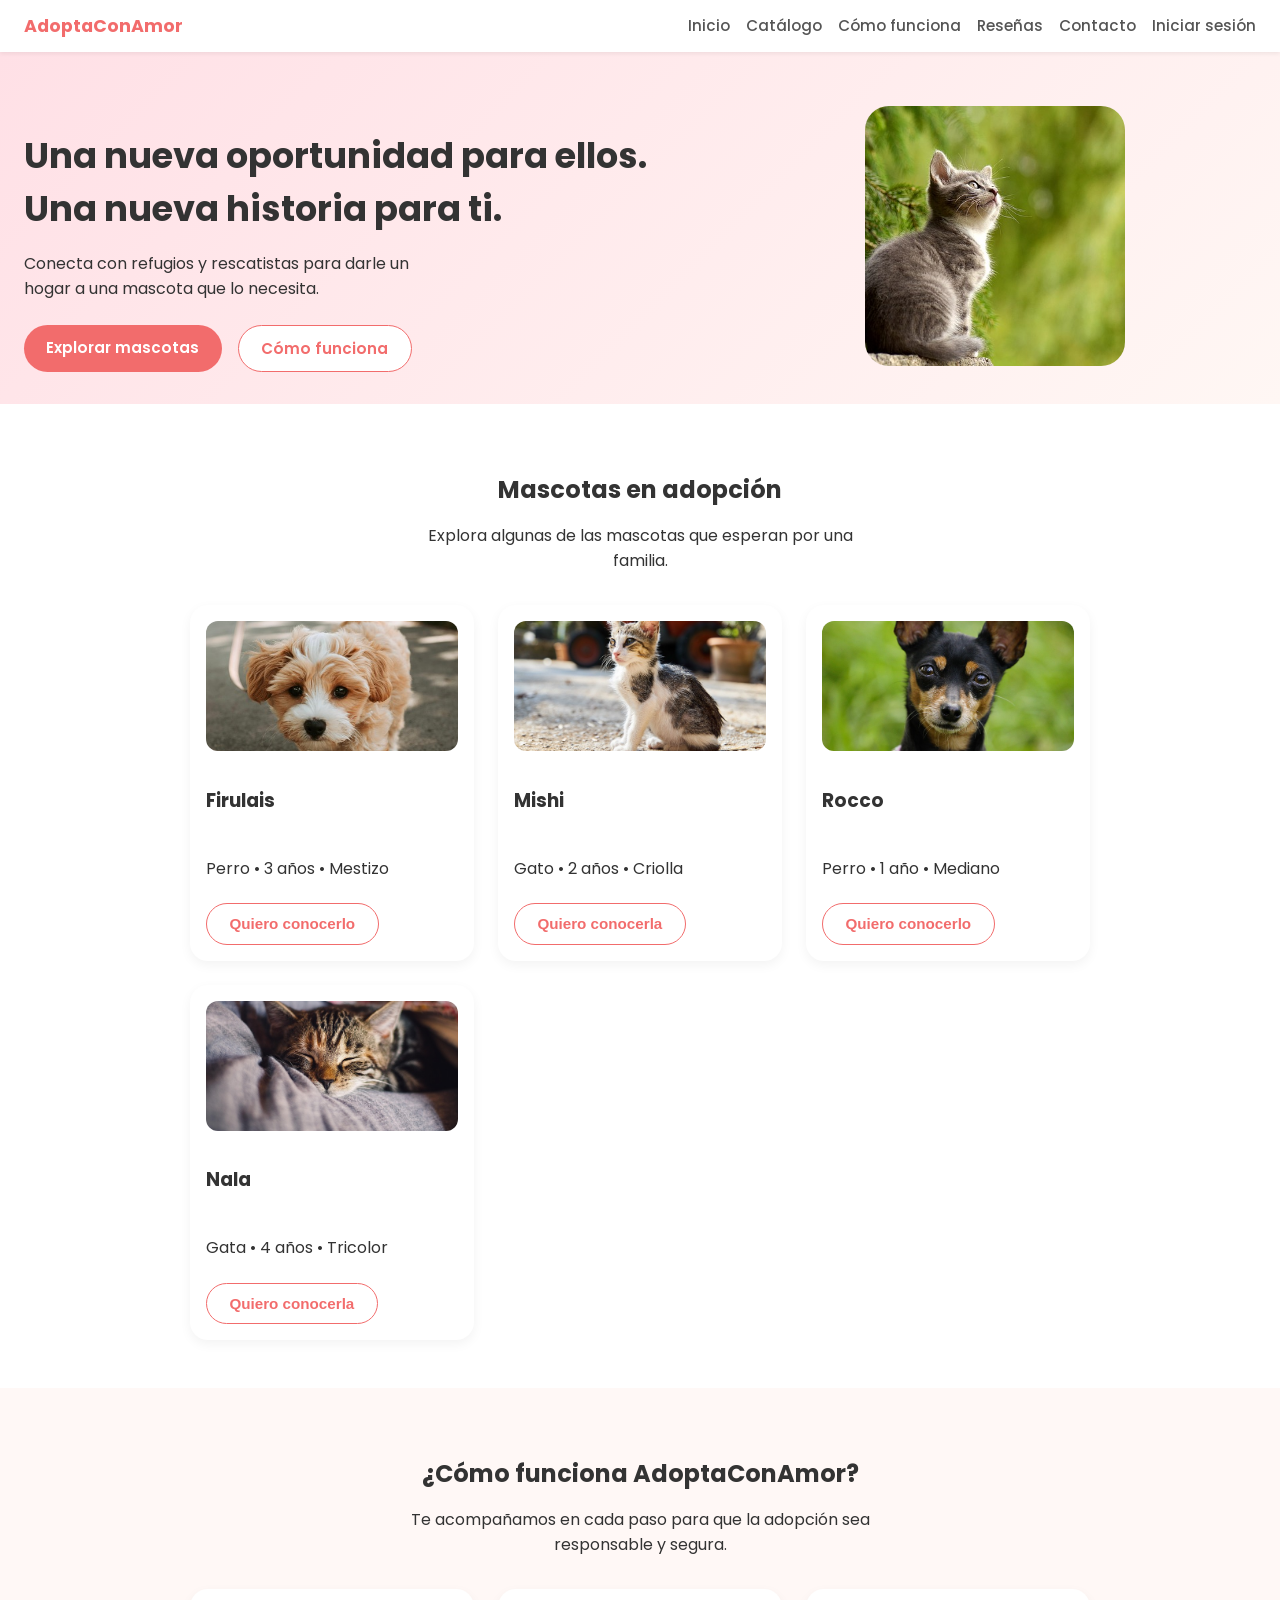
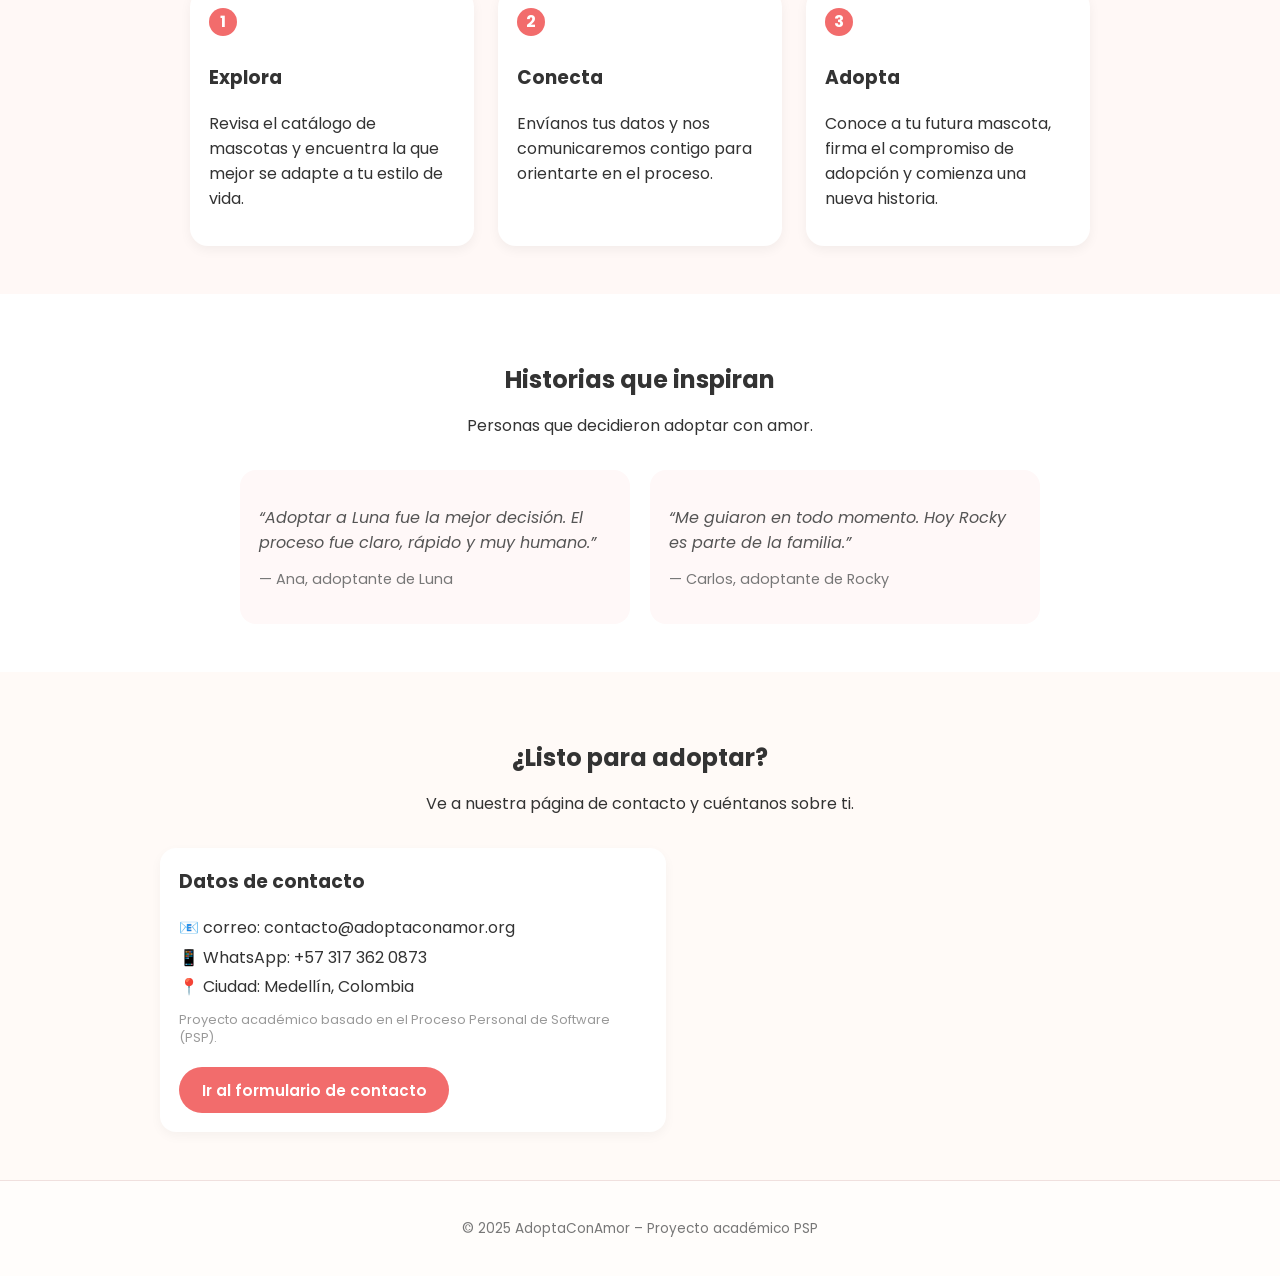
<file: index.html>
<!DOCTYPE html>
<html lang="es">
<head>
  <meta charset="UTF-8" />
  <title>AdoptaConAmor</title>
  <meta name="viewport" content="width=device-width, initial-scale=1.0" />
  <link href="https://fonts.googleapis.com/css2?family=Poppins:wght@300;500;700&display=swap" rel="stylesheet" />
  <link rel="stylesheet" href="style.css" />
</head>
<body>
  <!-- Barra de navegación -->
  <header class="topbar">
    <div class="logo">
      <a href="index.html">AdoptaConAmor</a>
    </div>
    <nav class="nav">
      <a href="index.html">Inicio</a>
      <a href="catalogo.html">Catálogo</a>
      <a href="#como-funciona">Cómo funciona</a>
      <a href="#reseñas">Reseñas</a>
      <a href="contacto.html">Contacto</a>
      <a href="login.html">Iniciar sesión</a>
    </nav>
    <button class="nav-toggle" id="navToggle">☰</button>
  </header>

  <!-- Barra de usuario-->
  <div id="userBanner" class="user-banner" style="display:none;">
    <span id="userGreeting"></span>
    <button id="logoutButton" class="btn btn-secondary btn-sm">Cerrar sesión</button>
  </div>

  <!-- Hero principal -->
  <section id="inicio" class="hero">
    <div class="hero-text">
      <h1>Una nueva oportunidad para ellos.<br />Una nueva historia para ti.</h1>
      <p>
        Conecta con refugios y rescatistas para darle un hogar a una mascota que lo necesita.
      </p>
      <div class="hero-actions">
        <a href="catalogo.html" class="btn btn-primary">Explorar mascotas</a>
        <a href="#como-funciona" class="btn btn-secondary">Cómo funciona</a>
      </div>
    </div>
    <div class="hero-image">
      <div class="hero-image-placeholder">
        <img src="img/portada.jpg" alt="Portada AdoptaConAmor" />
      </div>
    </div>
  </section>

  <!-- Catálogo de mascotas -->
  <section id="catalogo" class="section catalog">
    <div class="section-header">
      <h2>Mascotas en adopción</h2>
      <p>Explora algunas de las mascotas que esperan por una familia.</p>
    </div>
    <div class="catalog-grid">
      <article class="pet-card" data-tipo="perro" data-edad="adulto">
        <div class="pet-photo">
          <img src="img/firulais.jpg" alt="Firulais" />
        </div>
        <h3>Firulais</h3>
        <p>Perro • 3 años • Mestizo</p>
        <button class="btn btn-outline btn-interes" data-pet="Firulais">
          Quiero conocerlo
        </button>
      </article>

      <article class="pet-card" data-tipo="gato" data-edad="adulto">
        <div class="pet-photo">
          <img src="img/mishi.jpg" alt="Mishi" />
        </div>
        <h3>Mishi</h3>
        <p>Gato • 2 años • Criolla</p>
        <button class="btn btn-outline btn-interes" data-pet="Mishi">
          Quiero conocerla
        </button>
      </article>

      <article class="pet-card" data-tipo="perro" data-edad="cachorro">
        <div class="pet-photo">
          <img src="img/rocco.jpg" alt="Rocco" />
        </div>
        <h3>Rocco</h3>
        <p>Perro • 1 año • Mediano</p>
        <button class="btn btn-outline btn-interes" data-pet="Rocco">
          Quiero conocerlo
        </button>
      </article>

      <article class="pet-card" data-tipo="gato" data-edad="adulto">
        <div class="pet-photo">
          <img src="img/Nala.jpg" alt="Nala" />
        </div>
        <h3>Nala</h3>
        <p>Gata • 4 años • Tricolor</p>
        <button class="btn btn-outline btn-interes" data-pet="Nala">
          Quiero conocerla
        </button>
      </article>
    </div>
  </section>

  <!-- Cómo funciona -->
  <section id="como-funciona" class="section steps">
    <div class="section-header">
      <h2>¿Cómo funciona AdoptaConAmor?</h2>
      <p>Te acompañamos en cada paso para que la adopción sea responsable y segura.</p>
    </div>
    <div class="steps-grid">
      <div class="step-card">
        <span class="step-number">1</span>
        <h3>Explora</h3>
        <p>Revisa el catálogo de mascotas y encuentra la que mejor se adapte a tu estilo de vida.</p>
      </div>
      <div class="step-card">
        <span class="step-number">2</span>
        <h3>Conecta</h3>
        <p>Envíanos tus datos y nos comunicaremos contigo para orientarte en el proceso.</p>
      </div>
      <div class="step-card">
        <span class="step-number">3</span>
        <h3>Adopta</h3>
        <p>Conoce a tu futura mascota, firma el compromiso de adopción y comienza una nueva historia.</p>
      </div>
    </div>
  </section>

  <!-- Reseñas -->
  <section id="reseñas" class="section testimonials">
    <div class="section-header">
      <h2>Historias que inspiran</h2>
      <p>Personas que decidieron adoptar con amor.</p>
    </div>
    <div class="testimonials-grid">
      <article class="testimonial-card">
        <p class="testimonial-text">
          “Adoptar a Luna fue la mejor decisión. El proceso fue claro, rápido y muy humano.”
        </p>
        <p class="testimonial-author">— Ana, adoptante de Luna</p>
      </article>
      <article class="testimonial-card">
        <p class="testimonial-text">
          “Me guiaron en todo momento. Hoy Rocky es parte de la familia.”
        </p>
        <p class="testimonial-author">— Carlos, adoptante de Rocky</p>
      </article>
    </div>
  </section>

  <!-- Sección corta de contacto -->
  <section id="contacto" class="section contact">
    <div class="section-header">
      <h2>¿Listo para adoptar?</h2>
      <p>Ve a nuestra página de contacto y cuéntanos sobre ti.</p>
    </div>
    <div class="contact-layout">
      <div class="contact-info">
        <h3>Datos de contacto</h3>
        <p>📧 correo: contacto@adoptaconamor.org</p>
        <p>📱 WhatsApp: +57 317 362 0873</p>
        <p>📍 Ciudad: Medellín, Colombia</p>
        <p class="note">
          Proyecto académico basado en el Proceso Personal de Software (PSP).
        </p>
        <a href="contacto.html" class="btn btn-primary" style="margin-top:1rem;">Ir al formulario de contacto</a>
      </div>
    </div>
  </section>

  <footer class="footer">
    <p>&copy; 2025 AdoptaConAmor – Proyecto académico PSP</p>
  </footer>

  <!-- JS -->
  <script src="formulario.js"></script>
</body>
</html>
</file>
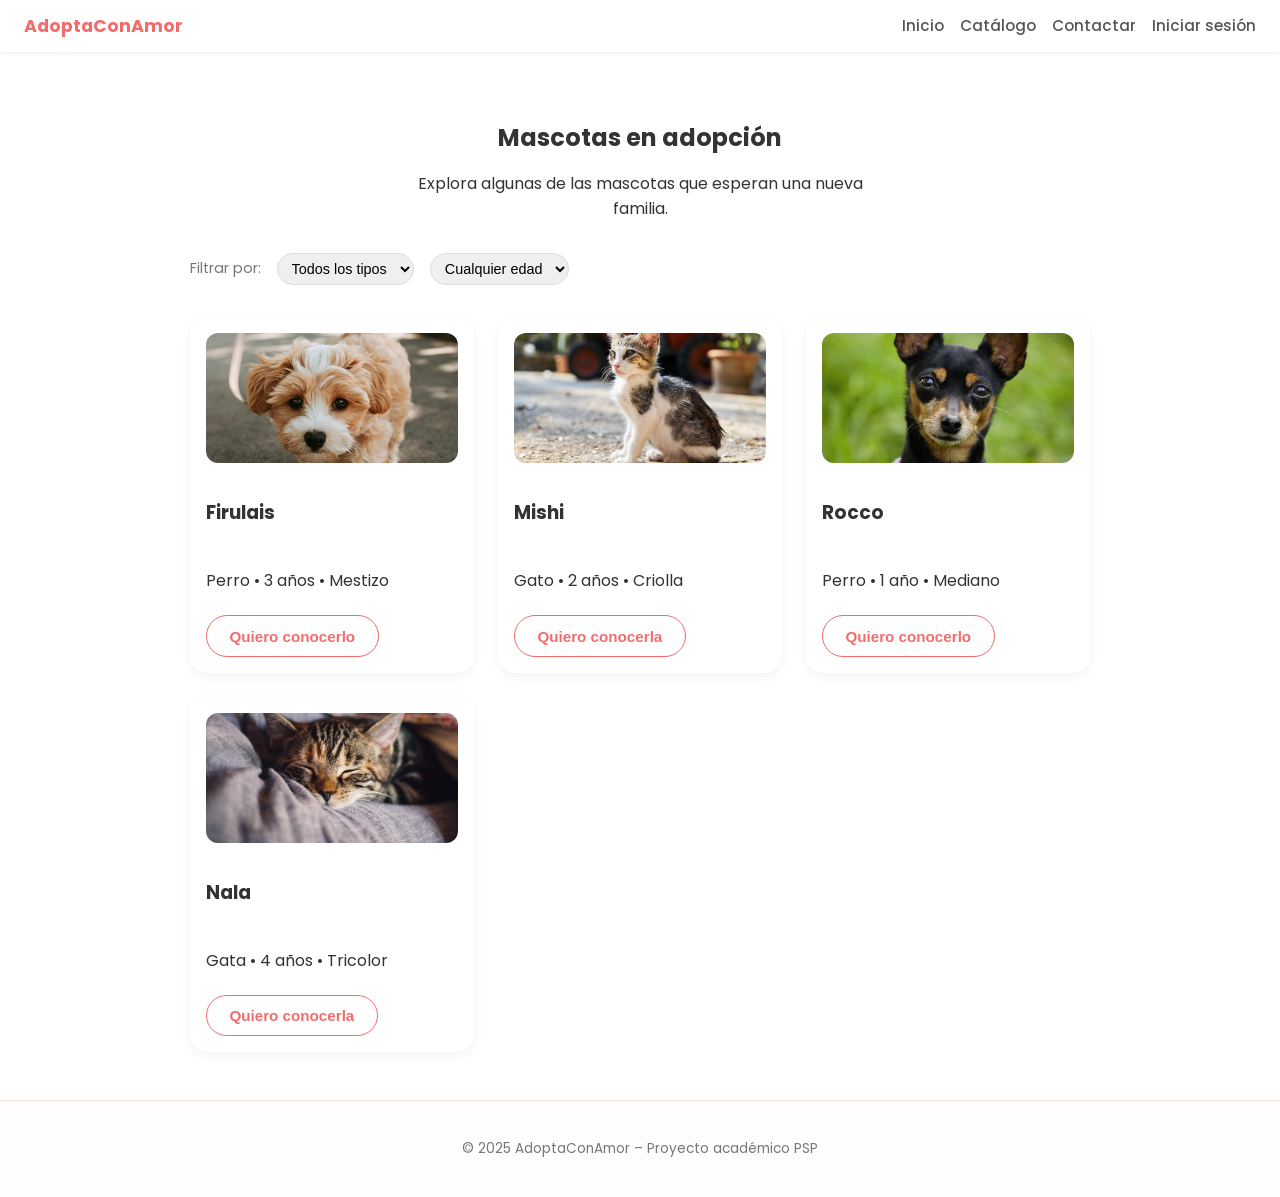
<file: catalogo.html>
<!DOCTYPE html>
<html lang="es">
<head>
  <meta charset="UTF-8" />
  <title>Catálogo de Mascotas - AdoptaConAmor</title>
  <meta name="viewport" content="width=device-width, initial-scale=1.0" />
  <link href="https://fonts.googleapis.com/css2?family=Poppins:wght@300;500;700&display=swap" rel="stylesheet" />
  <link rel="stylesheet" href="style.css" />
</head>
<body>
  <!-- Barra de navegación -->
  <header class="topbar">
    <div class="logo">
      <a href="index.html">AdoptaConAmor</a>
    </div>
    <nav class="nav">
      <a href="index.html">Inicio</a>
      <a href="catalogo.html">Catálogo</a>
      <a href="contacto.html">Contactar</a>
      <a href="login.html">Iniciar sesión</a>
    </nav>
    <button class="nav-toggle" id="navToggle">☰</button>
  </header>

  <!-- Contenido principal -->
  <main class="section catalog">
    <div class="section-header">
      <h2>Mascotas en adopción</h2>
      <p>Explora algunas de las mascotas que esperan una nueva familia.</p>
    </div>

    <!-- Barra de filtros funcional -->
    <div style="max-width: 900px; margin: 0 auto 2rem; display: flex; gap: 1rem; flex-wrap: wrap; align-items: center;">
      <span style="font-size: 0.9rem; color: #777;">Filtrar por:</span>

      <select id="filtroTipo" style="padding: 0.4rem 0.6rem; border-radius: 999px; border: 1px solid #ddd; font-size: 0.9rem;">
        <option value="todos">Todos los tipos</option>
        <option value="perro">Perros</option>
        <option value="gato">Gatos</option>
      </select>

      <select id="filtroEdad" style="padding: 0.4rem 0.6rem; border-radius: 999px; border: 1px solid #ddd; font-size: 0.9rem;">
        <option value="todas">Cualquier edad</option>
        <option value="cachorro">Cachorros</option>
        <option value="adulto">Adultos</option>
      </select>
    </div>

    <!-- Grid de mascotas -->
    <div class="catalog-grid">
      <article class="pet-card" data-tipo="perro" data-edad="adulto">
        <div class="pet-photo">
          <img src="img/firulais.jpg" alt="Firulais" />
        </div>
        <h3>Firulais</h3>
        <p>Perro • 3 años • Mestizo</p>
        <button class="btn btn-outline btn-interes" data-pet="Firulais">
          Quiero conocerlo
        </button>
      </article>

      <article class="pet-card" data-tipo="gato" data-edad="adulto">
        <div class="pet-photo">
          <img src="img/mishi.jpg" alt="Mishi" />
        </div>
        <h3>Mishi</h3>
        <p>Gato • 2 años • Criolla</p>
        <button class="btn btn-outline btn-interes" data-pet="Mishi">
          Quiero conocerla
        </button>
      </article>

      <article class="pet-card" data-tipo="perro" data-edad="cachorro">
        <div class="pet-photo">
          <img src="img/rocco.jpg" alt="Rocco" />
        </div>
        <h3>Rocco</h3>
        <p>Perro • 1 año • Mediano</p>
        <button class="btn btn-outline btn-interes" data-pet="Rocco">
          Quiero conocerlo
        </button>
      </article>

      <article class="pet-card" data-tipo="gato" data-edad="adulto">
        <div class="pet-photo">
          <img src="img/Nala.jpg" alt="Nala" />
        </div>
        <h3>Nala</h3>
        <p>Gata • 4 años • Tricolor</p>
        <button class="btn btn-outline btn-interes" data-pet="Nala">
          Quiero conocerla
        </button>
      </article>
    </div>
  </main>

  <footer class="footer">
    <p>&copy; 2025 AdoptaConAmor – Proyecto académico PSP</p>
  </footer>

  <!-- JS general -->
  <script src="formulario.js"></script>
</body>
</html>
</file>
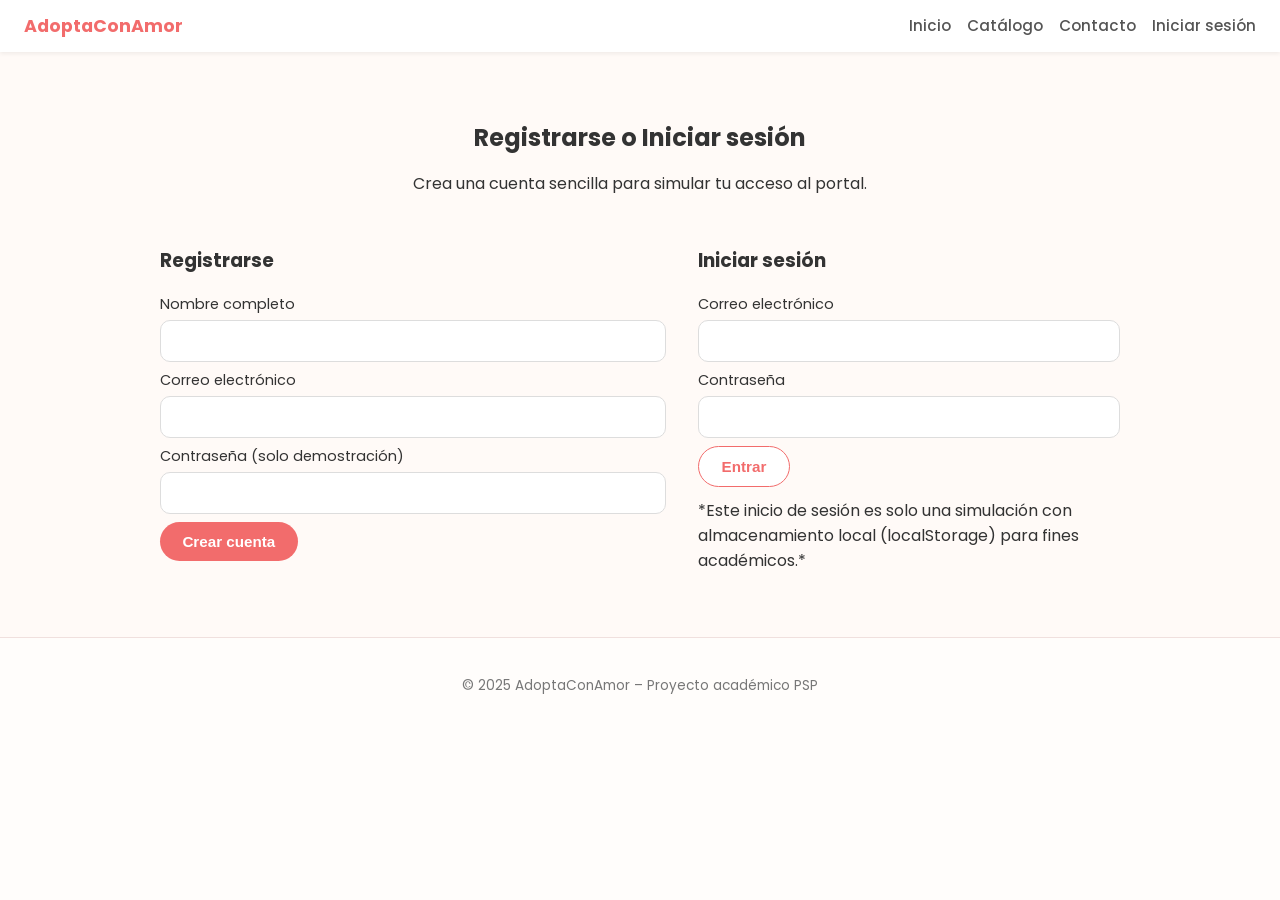
<file: login.html>
<!DOCTYPE html>
<html lang="es">
<head>
  <meta charset="UTF-8" />
  <title>Registrarse / Iniciar sesión - AdoptaConAmor</title>
  <meta name="viewport" content="width=device-width, initial-scale=1.0" />
  <link href="https://fonts.googleapis.com/css2?family=Poppins:wght@300;500;700&display=swap" rel="stylesheet" />
  <link rel="stylesheet" href="style.css" />
</head>
<body>
  <!-- Barra de navegación -->
  <header class="topbar">
    <div class="logo">
      <a href="index.html">AdoptaConAmor</a>
    </div>
    <nav class="nav">
      <a href="index.html">Inicio</a>
      <a href="catalogo.html">Catálogo</a>
      <a href="contacto.html">Contacto</a>
      <a href="login.html">Iniciar sesión</a>
    </nav>
    <button class="nav-toggle" id="navToggle">☰</button>
  </header>

  <main class="section contact">
    <div class="section-header">
      <h2>Registrarse o Iniciar sesión</h2>
      <p>Crea una cuenta sencilla para simular tu acceso al portal.</p>
    </div>

    <div class="contact-layout">
      <!-- Registro -->
      <form id="registerForm" class="contact-form">
        <h3>Registrarse</h3>
        <label>
          Nombre completo
          <input type="text" name="nombre" required />
        </label>

        <label>
          Correo electrónico
          <input type="email" name="correo" required />
        </label>

        <label>
          Contraseña (solo demostración)
          <input type="password" name="password" required />
        </label>

        <button type="submit" class="btn btn-primary">Crear cuenta</button>
      </form>

      <!-- Inicio de sesión -->
      <form id="loginForm" class="contact-form">
        <h3>Iniciar sesión</h3>
        <label>
          Correo electrónico
          <input type="email" name="correo" required />
        </label>

        <label>
          Contraseña
          <input type="password" name="password" required />
        </label>

        <button type="submit" class="btn btn-secondary">Entrar</button>
        <p class="note" style="margin-top:0.7rem;">
          *Este inicio de sesión es solo una simulación con almacenamiento local (localStorage) para fines académicos.*
        </p>
      </form>
    </div>
  </main>

  <footer class="footer">
    <p>&copy; 2025 AdoptaConAmor – Proyecto académico PSP</p>
  </footer>

  <script src="formulario.js"></script>
</body>
</html>
</file>
<file: style.css>
*,
*::before,
*::after {
  box-sizing: border-box;
}

body {
  margin: 0;
  font-family: "Poppins", system-ui, -apple-system, BlinkMacSystemFont, sans-serif;
  background-color: #fffdfb;
  color: #333;
}

/* BARRA SUPERIOR / NAVBAR */
.topbar {
  display: flex;
  align-items: center;
  justify-content: space-between;
  padding: 0.8rem 1.5rem;
  background-color: #ffffff;
  box-shadow: 0 2px 4px rgba(0,0,0,0.06);
  position: sticky;
  top: 0;
  z-index: 100;
}

.user-banner {
  background-color: #fff3f3;
  border-bottom: 1px solid #ffd1d1;
  padding: 0.6rem 1.5rem;
  display: flex;
  align-items: center;
  justify-content: space-between;
  font-size: 0.9rem;
}

.btn-sm {
  padding: 0.35rem 0.9rem;
  font-size: 0.8rem;
}

.logo a {
  font-weight: 700;
  font-size: 1.1rem;
  color: #f26c6c;
  text-decoration: none;
}

.nav {
  display: flex;
  gap: 1rem;
}

.nav a {
  text-decoration: none;
  color: #555;
  font-size: 0.95rem;
  font-weight: 500;
}

.nav a:hover {
  color: #f26c6c;
}

/* Botón menú móvil (oculto en escritorio) */
.nav-toggle {
  display: none;
  background: none;
  border: none;
  font-size: 1.6rem;
  cursor: pointer;
}

/* Hero */
.hero {
  display: grid;
  grid-template-columns: minmax(0, 1.3fr) minmax(0, 1fr);
  gap: 2rem;
  padding: 3rem 1.5rem 2rem;
  align-items: center;
  background: linear-gradient(135deg, #ffe0e6, #fff7f4);
}

.hero-text h1 {
  font-size: 2.2rem;
  margin-bottom: 1rem;
}

.hero-text p {
  margin-bottom: 1.5rem;
  max-width: 26rem;
}

.hero-actions {
  display: flex;
  gap: 1rem;
  flex-wrap: wrap;
}

.hero-image {
  display: flex;
  justify-content: center;
}

/* Contenedor de la imagen principal */
.hero-image-placeholder {
  width: 260px;
  height: 260px;
  border-radius: 24px;
  background: #fbe0e0;
  display: flex;
  align-items: center;
  justify-content: center;
  overflow: hidden;
}

.hero-image-placeholder img {
  width: 100%;
  height: 100%;
  object-fit: cover;
}

/* Botones */
.btn {
  border-radius: 999px;
  padding: 0.7rem 1.4rem;
  border: none;
  cursor: pointer;
  font-size: 0.95rem;
  font-weight: 600;
  text-decoration: none;
  display: inline-block;
}

.btn-primary {
  background-color: #f26c6c;
  color: white;
}

.btn-primary:hover {
  background-color: #e15b5b;
}

.btn-secondary {
  background-color: white;
  color: #f26c6c;
  border: 1px solid #f26c6c;
}

.btn-secondary:hover {
  background-color: #fff1f1;
}

.btn-outline {
  background: transparent;
  border: 1px solid #f26c6c;
  color: #f26c6c;
}

.btn-outline:hover {
  background: #fff1f1;
}

/* Secciones genéricas */
.section {
  padding: 3rem 1.5rem;
}

.section-header {
  text-align: center;
  max-width: 30rem;
  margin: 0 auto 2rem;
}

.section-header h2 {
  margin-bottom: 0.5rem;
}

/* Catálogo */
.catalog {
  background-color: #fff;
}

.catalog-grid {
  display: grid;
  gap: 1.5rem;
  grid-template-columns: repeat(auto-fit, minmax(210px, 1fr));
  max-width: 900px;
  margin: 0 auto;
}

.pet-card {
  background-color: #ffffff;
  border-radius: 18px;
  padding: 1rem;
  box-shadow: 0 4px 12px rgba(0,0,0,0.05);
  display: flex;
  flex-direction: column;
  gap: 0.4rem;
  align-items: flex-start;
}

/* Contenedor de la foto */
.pet-photo {
  width: 100%;
  border-radius: 12px;
  background: #ffe0e0;
  height: 130px;
  overflow: hidden;
  margin-bottom: 0.6rem;
}

/* Imagen dentro de la tarjeta */
.pet-photo img {
  width: 100%;
  height: 100%;
  object-fit: cover;
}

/* Cómo funciona */
.steps {
  background-color: #fff8f6;
}

.steps-grid {
  display: grid;
  gap: 1.5rem;
  grid-template-columns: repeat(auto-fit, minmax(220px, 1fr));
  max-width: 900px;
  margin: 0 auto;
}

.step-card {
  background-color: #ffffff;
  border-radius: 18px;
  padding: 1.2rem;
  box-shadow: 0 4px 12px rgba(0,0,0,0.05);
  text-align: left;
}

.step-number {
  display: inline-block;
  width: 28px;
  height: 28px;
  border-radius: 50%;
  background-color: #f26c6c;
  color: white;
  text-align: center;
  line-height: 28px;
  font-weight: 700;
  margin-bottom: 0.5rem;
}

/* Reseñas */
.testimonials {
  background-color: #fff;
}

.testimonials-grid {
  max-width: 800px;
  margin: 0 auto;
  display: grid;
  gap: 1.2rem;
  grid-template-columns: repeat(auto-fit, minmax(260px, 1fr));
}

.testimonial-card {
  background-color: #fff8f8;
  padding: 1.2rem;
  border-radius: 16px;
}

.testimonial-text {
  font-style: italic;
  margin-bottom: 0.7rem;
  color: #555;
}

.testimonial-author {
  font-size: 0.9rem;
  color: #777;
}

/* Contacto */
.contact {
  background-color: #fffaf7;
}

.contact-layout {
  max-width: 960px;
  margin: 0 auto;
  display: grid;
  gap: 2rem;
  grid-template-columns: minmax(0, 1.2fr) minmax(0, 1fr);
  align-items: flex-start;
}

.contact-form label {
  display: block;
  font-size: 0.9rem;
  margin-bottom: 0.5rem;
}

.contact-form input,
.contact-form textarea {
  width: 100%;
  padding: 0.6rem 0.8rem;
  border-radius: 10px;
  border: 1px solid #ddd;
  margin-top: 0.3rem;
  font-family: inherit;
  font-size: 0.9rem;
}

.contact-info {
  background-color: #ffffff;
  border-radius: 16px;
  padding: 1.2rem;
  box-shadow: 0 4px 12px rgba(0,0,0,0.04);
  text-align: left;
}

.contact-info h3 {
  margin-top: 0;
}

.contact-info p {
  margin: 0.3rem 0;
}

.contact-info .note {
  font-size: 0.8rem;
  color: #999;
  margin-top: 0.7rem;
}

/* MÉTRICAS, LISTAS Y GRÁFICAS */
.metricas {
  padding: 2rem 1rem;
}

.metricas h2 {
  text-align: center;
  margin-bottom: 1.5rem;
}

.contenedor-graficas,
.contenedor-listas {
  display: flex;
  flex-wrap: wrap;
  gap: 2rem;
  justify-content: center;
  margin-bottom: 2rem;
}

.tarjeta-grafica,
.tarjeta-lista {
  background-color: #ffffff;
  border-radius: 12px;
  padding: 1.5rem 2rem;
  box-shadow: 0 3px 8px rgba(0,0,0,0.12);
  max-width: 380px;   /* AUMENTADO (antes 230px) */
  width: 100%;
}

.tarjeta-grafica h3,
.tarjeta-lista h3 {
  margin-bottom: 1rem;
  text-align: center;
}

.tarjeta-lista ol,
.tarjeta-lista ul {
  padding-left: 1.5rem;
}

/* Gráfico circular (Tipos de mascota) */
#graficoTipos {
  width: 320px !important;
  height: 280px !important;
  display: block;
  margin: 0 auto;
}

/* Gráfico de barras (Edades de mascota) */
#graficoEdades {
  width: 320px !important;
  height: 230px !important;
  display: block;
  margin: 0 auto;
}

/* Footer */
.footer {
  padding: 1.5rem;
  text-align: center;
  font-size: 0.85rem;
  color: #777;
  border-top: 1px solid #f0e0de;
}

/* RESPONSIVE */
@media (max-width: 800px) {
  .hero {
    grid-template-columns: 1fr;
    text-align: left;
  }
  .hero-text p {
    max-width: 100%;
  }
  .hero-image {
    order: -1;
  }
}

@media (max-width: 640px) {
  /* NAV: oculto por defecto en móvil */
  .nav {
    display: none;
    flex-direction: column;
    background: #ffffff;
    position: absolute;
    top: 56px;
    right: 0;
    left: 0;
    padding: 0.5rem 1.5rem 1rem;
    box-shadow: 0 2px 10px rgba(0,0,0,0.1);
  }

  /* NAV visible cuando tiene la clase .show */
  .nav.show {
    display: flex;
  }

  /* Mostrar el botón ☰ en móvil */
  .nav-toggle {
    display: block;
  }

  .contact-layout {
    grid-template-columns: 1fr;
  }
}
</file>
